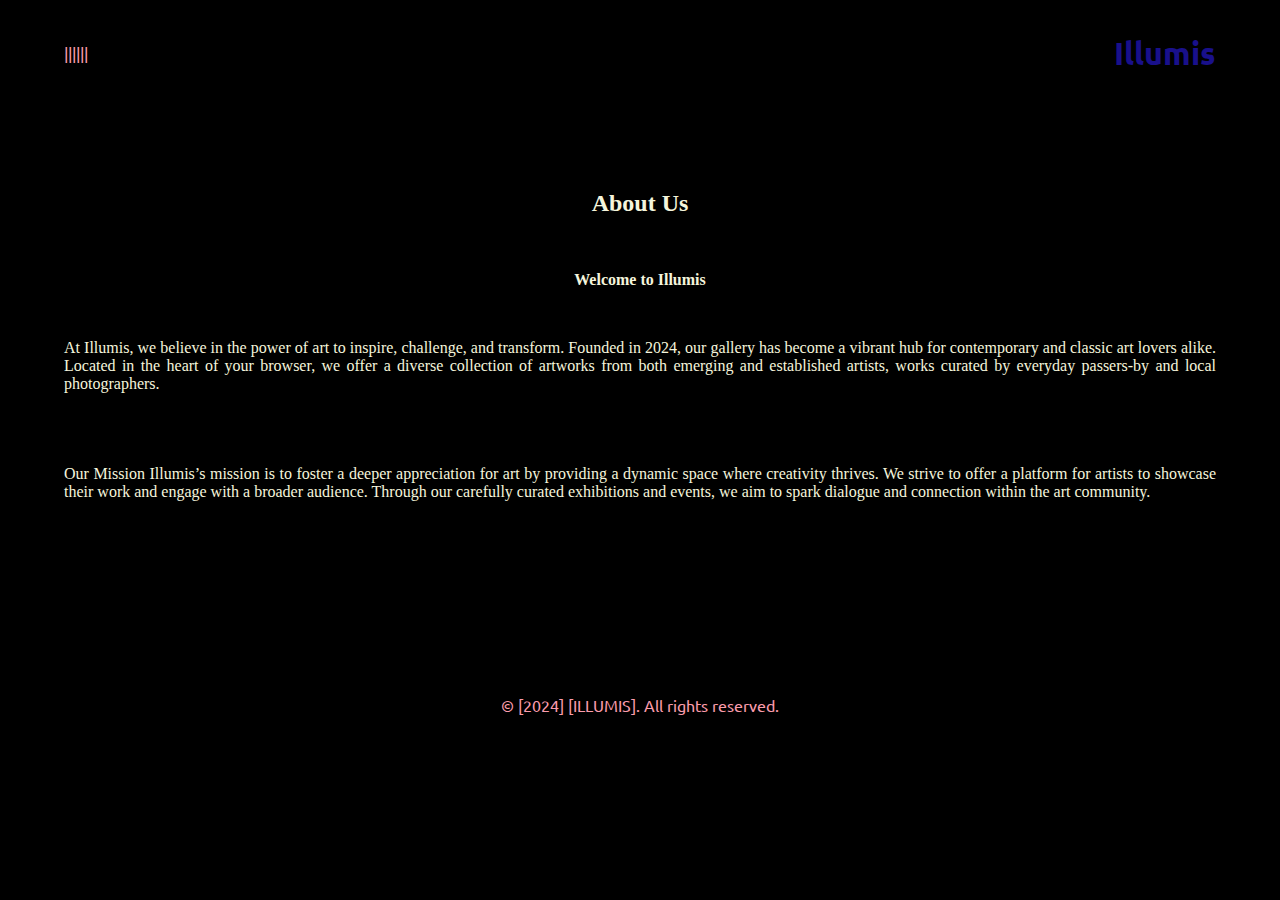
<file: aboutus.html>
<!DOCTYPE html>
<html lang="en">
<head>
    <meta charset="UTF-8">
    <meta name="viewport" content="width=device-width, initial-scale=1.0">
    <title>About Us - ILLUMIS</title>
    <link rel="stylesheet" href="aboutus.css">
    <link href="https://fonts.googleapis.com/css?family=Teko|Ubuntu|Alegreya" rel="stylesheet">
</head>
<body>
    <header>
        <nav>
            <a href="index.html"> |||||| </a>
        </nav>
        <h1>Illumis</h1>
    </header>
<br><br><br><br>
    <main>
        <section class="about-us">
            <h2>About Us</h2>
            <br>
            <p><strong>Welcome to Illumis</strong></p>
            <br>
            <p id="main">At Illumis, we believe in the power of art to inspire, challenge, and transform. Founded in 2024, our gallery has become a vibrant hub for contemporary and classic art lovers alike. Located in the heart of your browser, we offer a diverse collection of artworks from both emerging and established artists, works curated by everyday passers-by and local photographers.
                <br><br><br><br><br>
                Our Mission
                Illumis’s mission is to foster a deeper appreciation for art by providing a dynamic space where creativity thrives. We strive to offer a platform for artists to showcase their work and engage with a broader audience. Through our carefully curated exhibitions and events, we aim to spark dialogue and connection within the art community.
                </p>
            </section>
    </main>
<br><br><br><br><br><br><br><br><br>
    <footer id="bottom">
        <p>&copy; [2024] [ILLUMIS]. All rights reserved.</p>
    </footer>
</body>
</html>
</file>
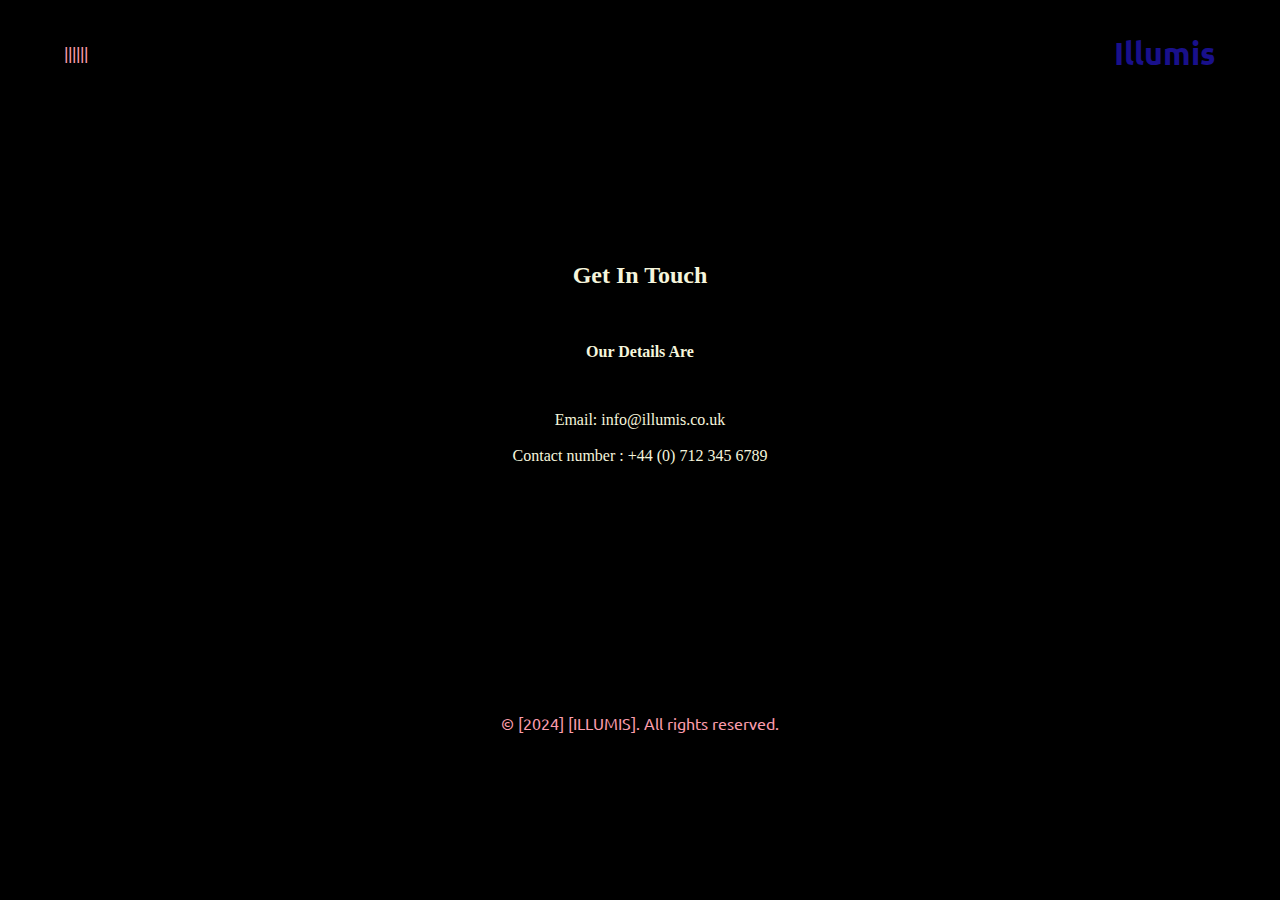
<file: contacts.html>
<!DOCTYPE html>
<html lang="en">
<head>
    <meta charset="UTF-8">
    <meta name="viewport" content="width=device-width, initial-scale=1.0">
    <title>Contacts - Illumis</title>
    <link rel="stylesheet" href="contacts.css">
    <link href="https://fonts.googleapis.com/css?family=Teko|Ubuntu|Alegreya" rel="stylesheet">
</head>
<body>
    <header>
        <nav>
            <a href="index.html"> |||||| </a>
        </nav>
        <h1>Illumis</h1>
    </header>
<br><br><br><br><br><br><br><br>
    <main>
        <section>
            <h2>Get In Touch</h2>
            <br>
            <p><strong>Our Details Are</strong></p><br>
            <p>Email: info@illumis.co.uk
                <br>
                <br>
            Contact number : +44 (0) 712 345 6789
            </p>
            </section>
    </main>
<br><br><br><br><br><br><br><br><br><br><br><br>
    <footer id="bottom">
        <p>&copy; [2024] [ILLUMIS]. All rights reserved.</p>
    </footer>
</body>
</html>
</file>
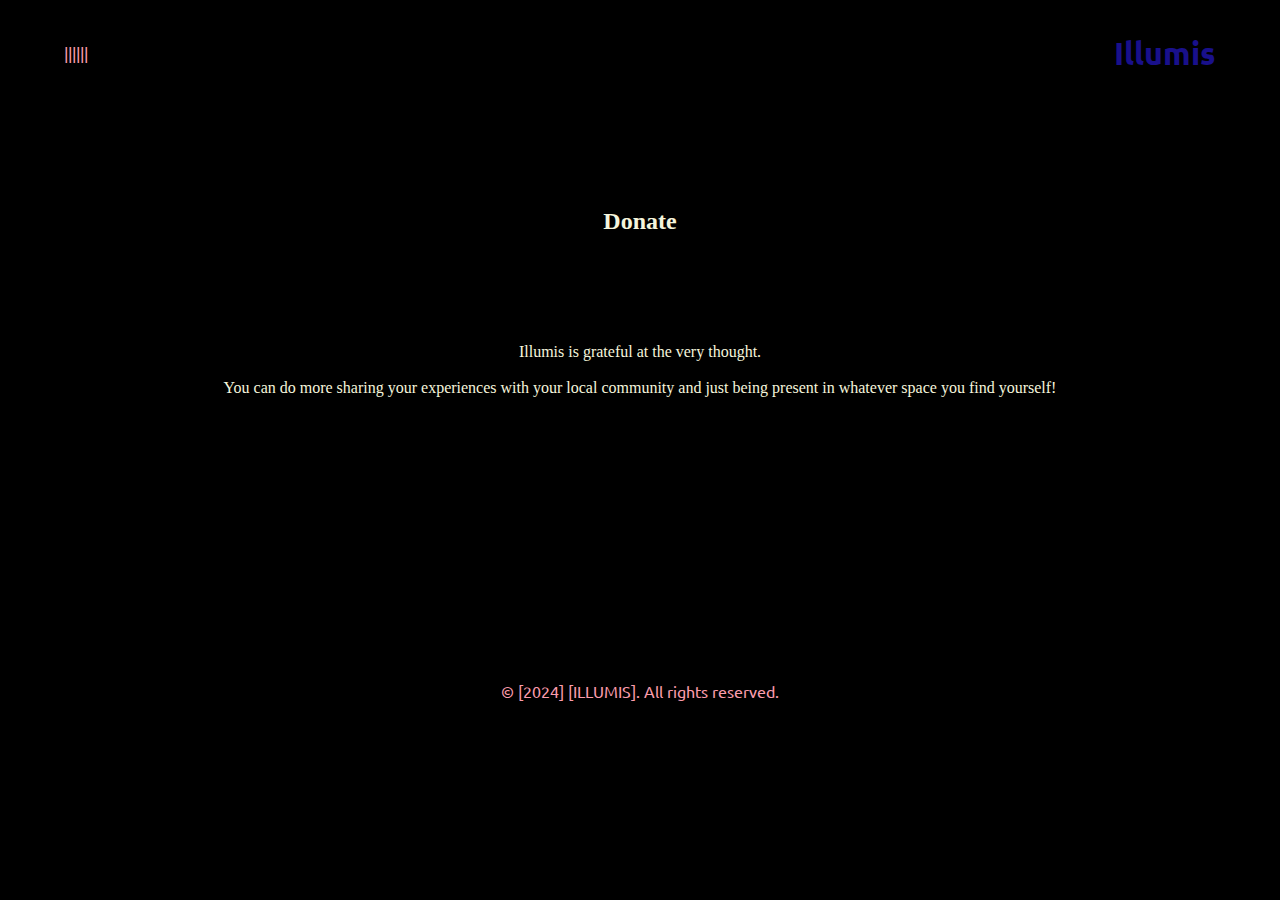
<file: donate.html>
<!DOCTYPE html>
<html lang="en">
<head>
    <meta charset="UTF-8">
    <meta name="viewport" content="width=device-width, initial-scale=1.0">
    <title>Donate - Illumis</title>
    <link rel="stylesheet" href="donate.css">
    <link href="https://fonts.googleapis.com/css?family=Teko|Ubuntu|Alegreya" rel="stylesheet">
</head>
<body>
    <header>
        <nav>
            <a href="index.html"> |||||| </a>
        </nav>
        <h1>Illumis</h1>
    </header>
<br><br><br><br><br>
    <main>
        <section>
            <h2>Donate</h2>
            <br><br><br><br>
            <p>Illumis is grateful at the very thought. 
            <br><br>
            You can do more sharing your experiences with your local community and just being present in whatever space you find yourself!
            </p>
            </section>
    </main>
<br><br><br><br><br><br><br><br><br><br><br><br><br><br>
    <footer id="bottom">
        <p>&copy; [2024] [ILLUMIS]. All rights reserved.</p>
    </footer>
</body>
</html>
</file>
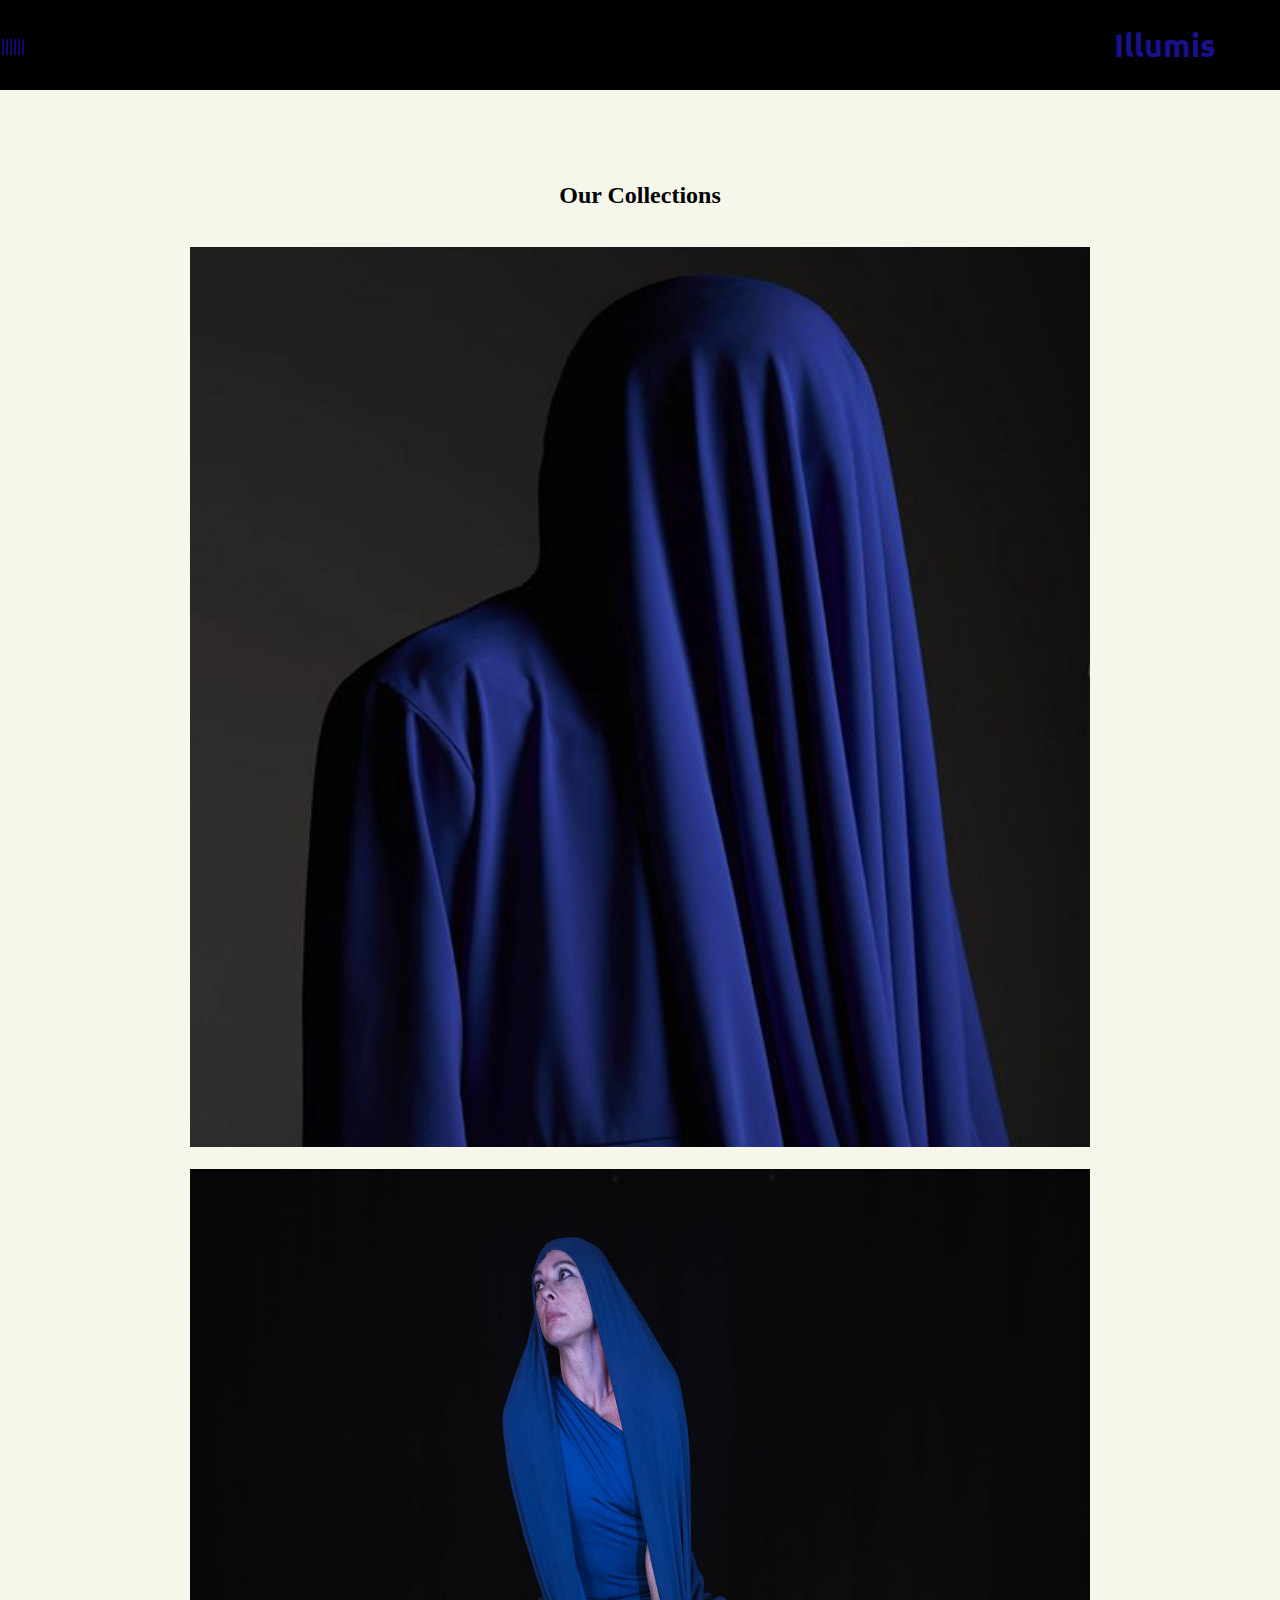
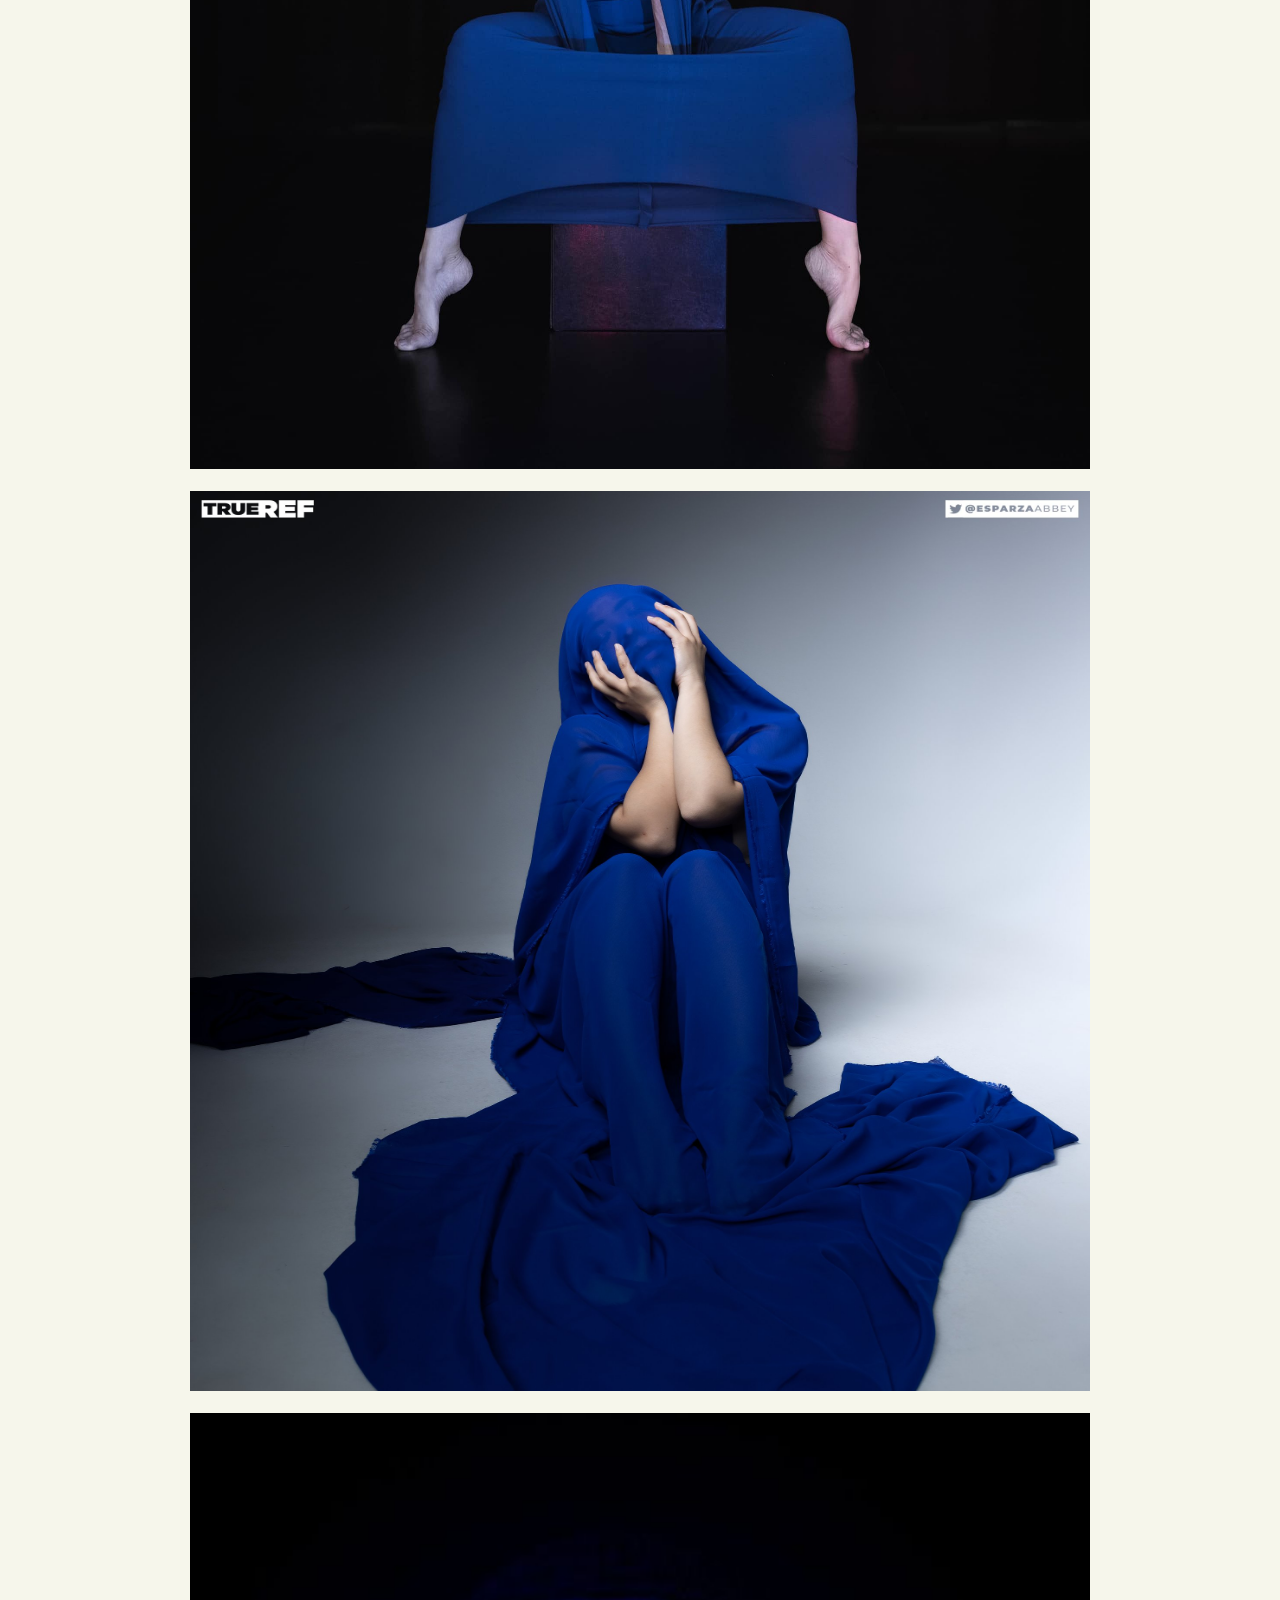
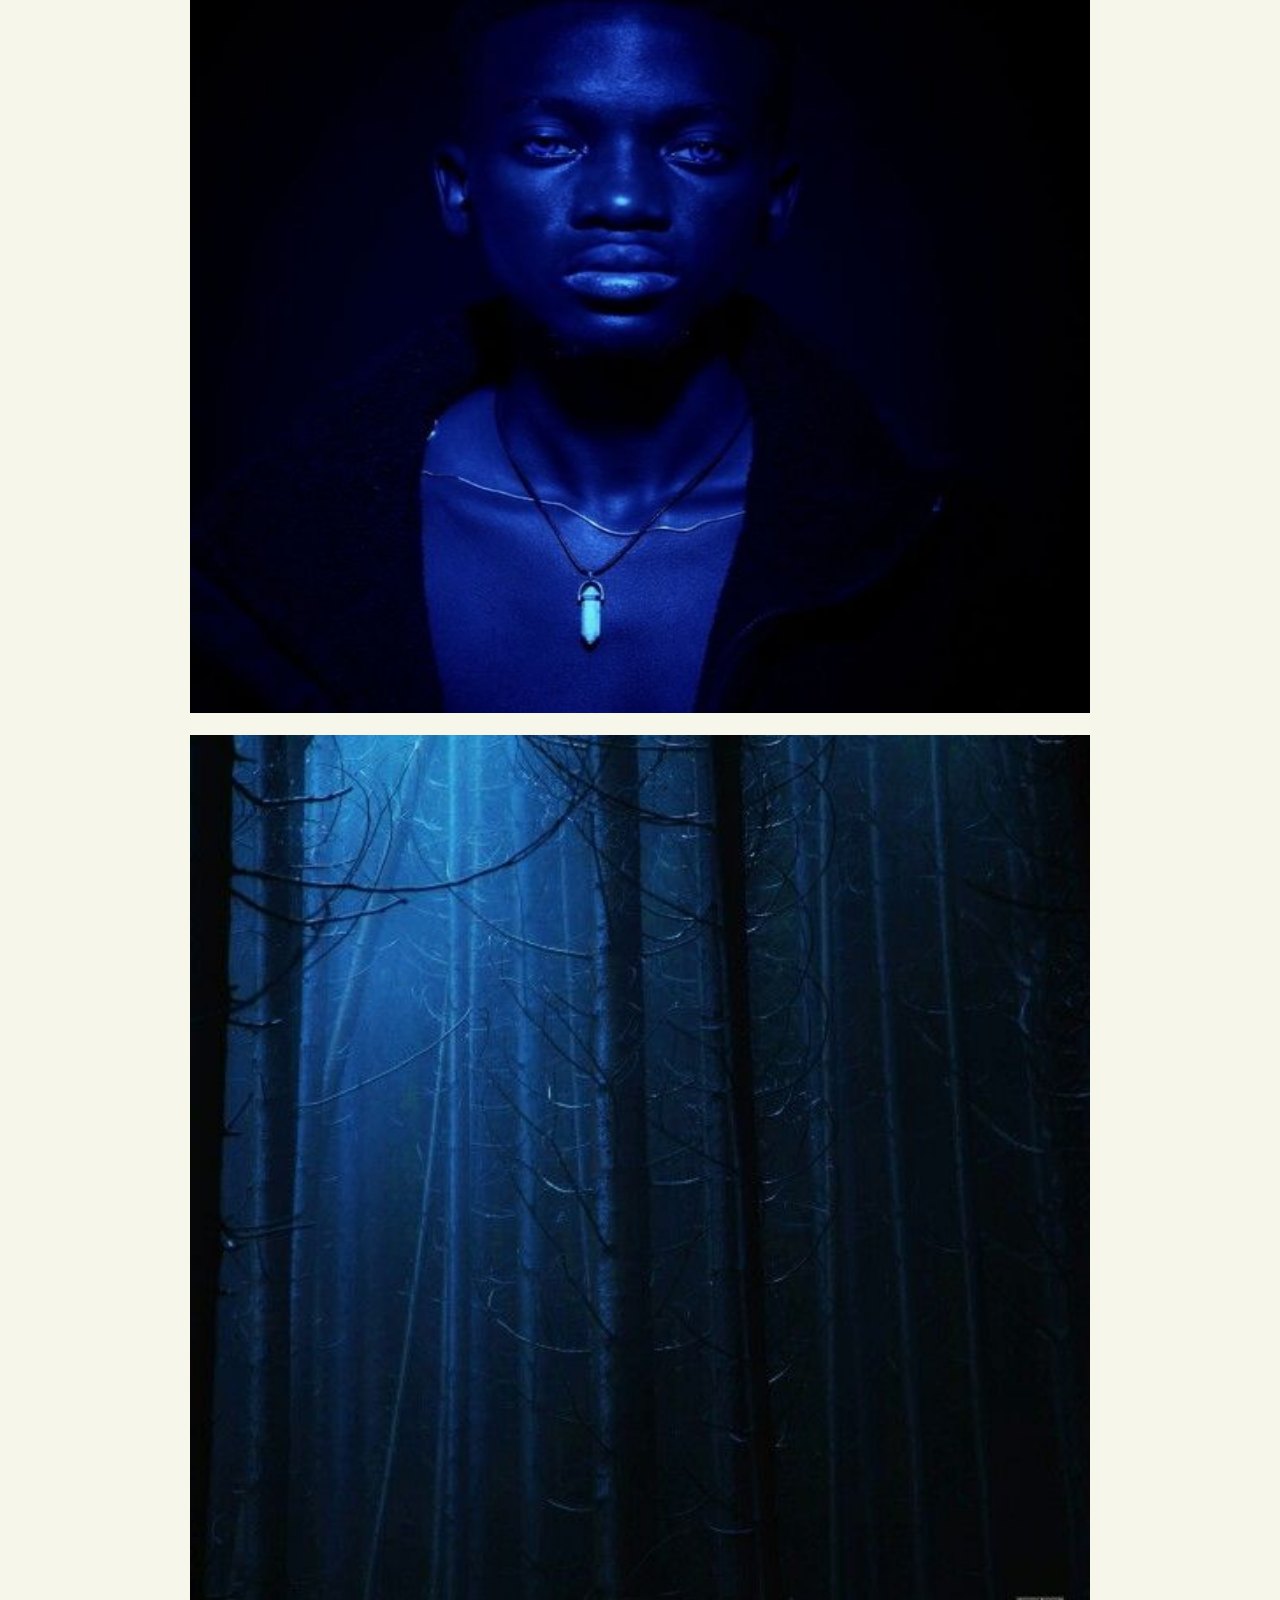
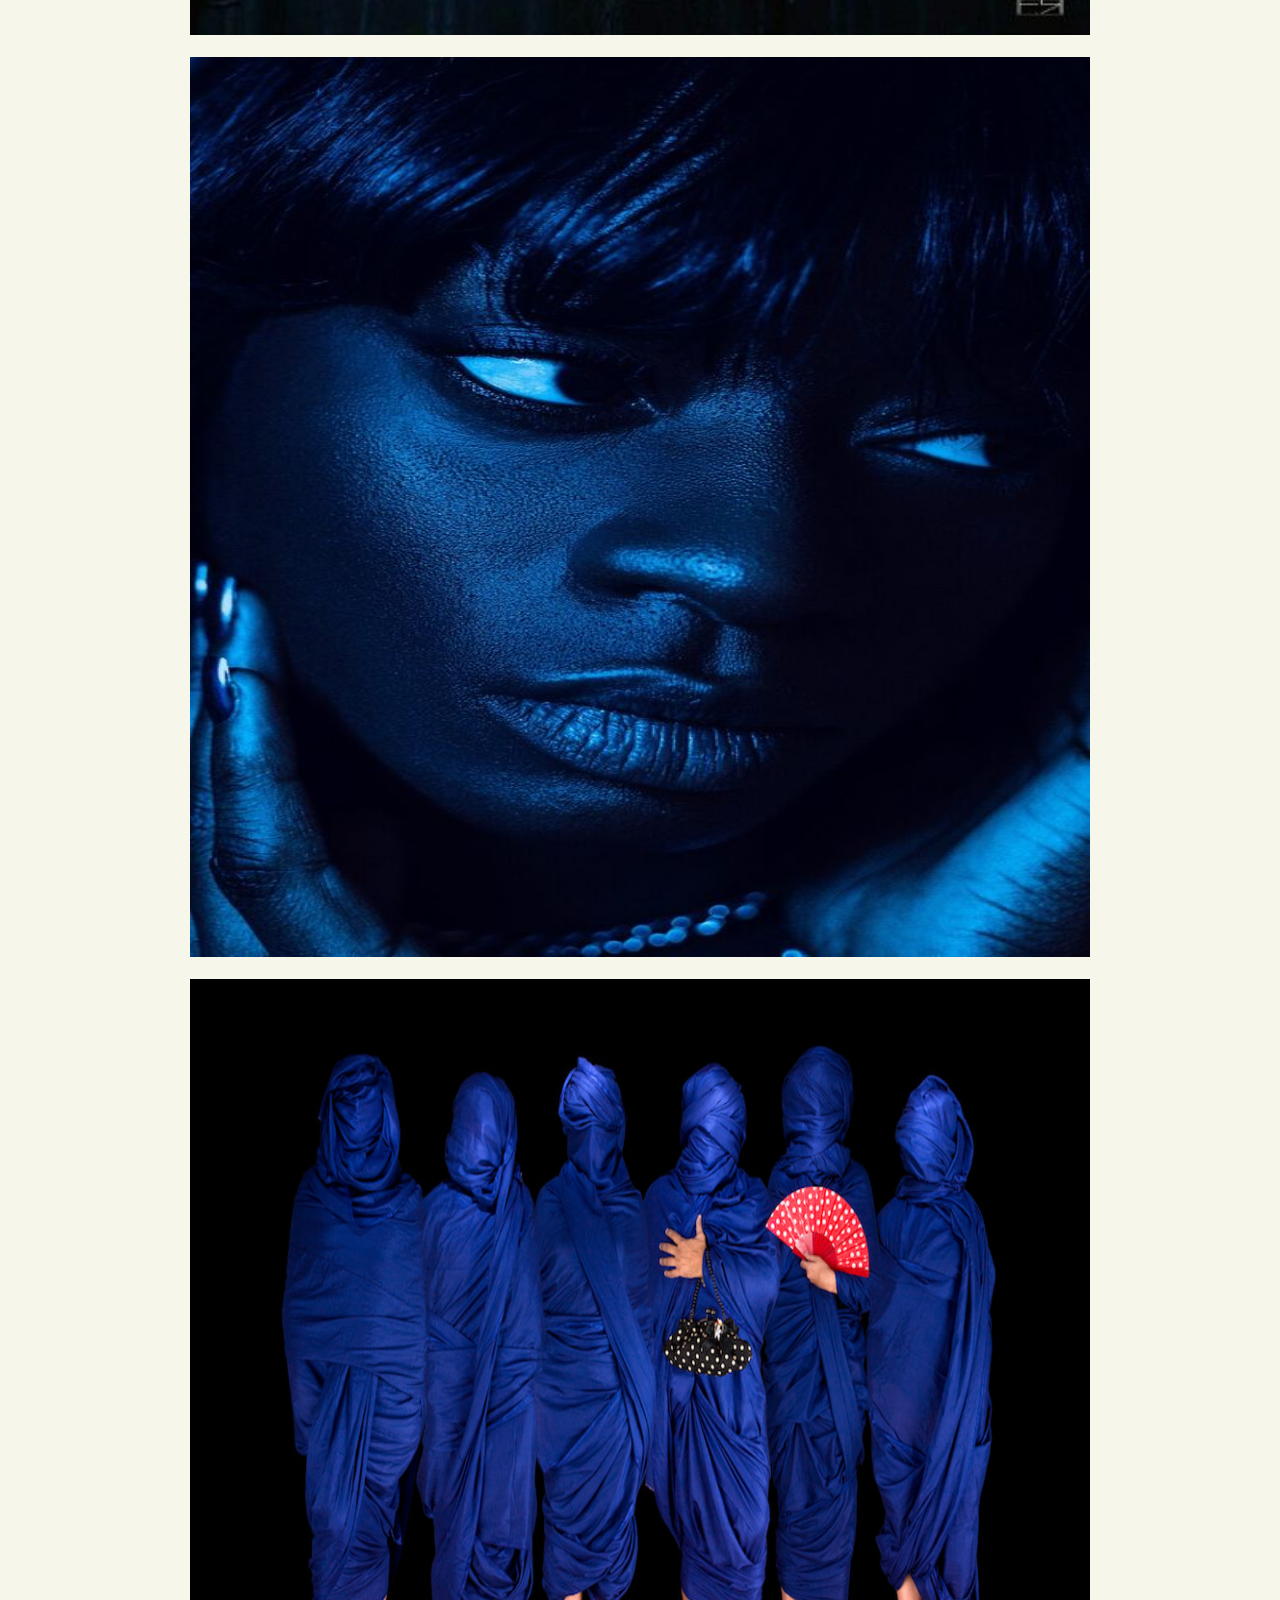
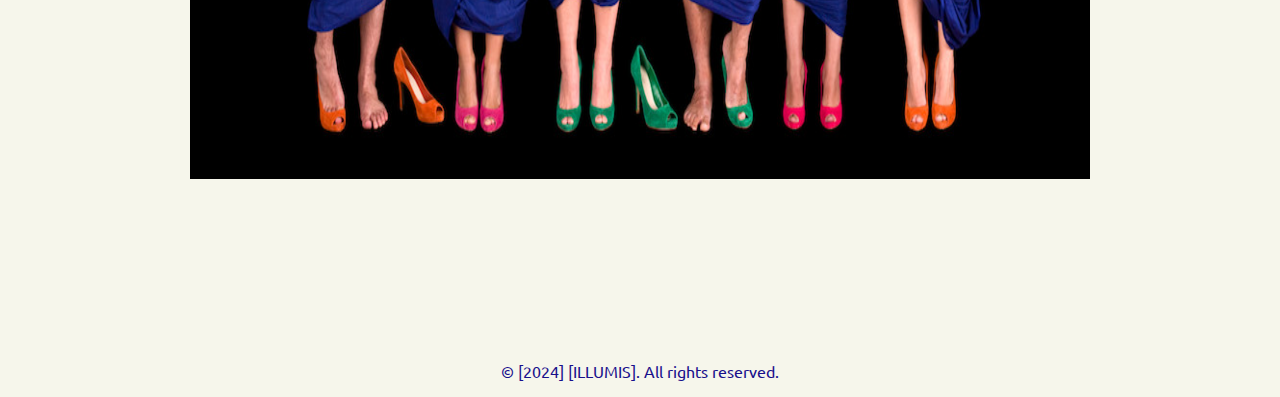
<file: home.html>
<!DOCTYPE html>
<html lang="en">
<head>
    <meta charset="UTF-8">
    <meta name="viewport" content="width=device-width, initial-scale=1.0">
    <title>Collections</title>
    <link rel="stylesheet" href="home.css">
    <link href="https://fonts.googleapis.com/css?family=Teko|Ubuntu|Alegreya" rel="stylesheet">
</head>
<body>
    <header>
        <nav>
            <a href="index.html" id="back">||||||</a>
        </nav>
        <h1>Illumis</h1>
    </header>
<br><br><br><br>
    <main>
        <section>
            <h2>Our Collections</h2>
            <br>
            <div class="pictures">
                <img src="picture3.jpg" alt="sheet over head" id="one">
            <br><br>
                <img src="pic5.jpg" alt="sheet over head" id="four">
            <br><br>
                <img src="picture4.jpg" alt="sheet over head" id="three">
            <br><br>
                <img src="pic7.jpg" alt="sheet over head" id="two">
            <br><br>
                <img src="pic6.jpg" alt="" id="five">
            <br><br>
                <img src="pic8.jpg" alt="" id="six">
            <br><br>
            <img src="Screenshot (75).png" alt="" id="seven">

            </div>
        </section>
    </main>
<br><br><br><br><br><br><br><br><br>
    <footer id="bottom">
        <p>&copy; [2024] [ILLUMIS]. All rights reserved.</p>
    </footer>
</body>
</html>
</file>
<file: aboutus.css>
body{
    background-color: black;
    font-family: 'Times New Roman', Times;
    color: beige;
    text-align: center;
    margin-left: 5%;
    margin-right: 5%;
}

body > header{
    height: 10vh; 
    display: flex; 
    align-items: center;
    justify-content: space-between;
    background-color: black;
    color: rgb(25, 16, 139);
    font-family: "ubuntu", "alegyra", 'Times New Roman', Times;
} 

body > header > nav > a {
    text-decoration: wavy;
    color: rgb(251, 156, 172);
}

#bottom {
    color: rgb(251, 156, 172);
    font-family: "ubuntu", "alegyra", 'Times New Roman', Times;
}

#main {
    text-align: justify;
}
</file>
<file: contacts.css>
body{
    background-color: black;
    font-family: 'Times New Roman', Times;
    color: beige;
    text-align: center;
    margin-left: 5%;
    margin-right: 5%;
}

body > header{
    height: 10vh; 
    display: flex; 
    align-items: center;
    justify-content: space-between;
    background-color: black;
    color: rgb(25, 16, 139);
    font-family: "ubuntu", "alegyra", 'Times New Roman', Times;
} 

body > header > nav > a {
    text-decoration: wavy;
    color: rgb(251, 156, 172);
}

#bottom {
    color: rgb(251, 156, 172);
    font-family: "ubuntu", "alegyra", 'Times New Roman', Times;
}
</file>
<file: donate.css>
body{
    background-color: black;
    font-family: 'Times New Roman', Times;
    color: beige;
    text-align: center;
    margin-left: 5%;
    margin-right: 5%;
}

body > header{
    height: 10vh; 
    display: flex; 
    align-items: center;
    justify-content: space-between;
    background-color: black;
    color: rgb(25, 16, 139);
    font-family: "ubuntu", "alegyra", 'Times New Roman', Times;
} 

body > header > nav > a {
    text-decoration: wavy;
    color: rgb(251, 156, 172);
}

#bottom {
    color: rgb(251, 156, 172);
    font-family: "ubuntu", "alegyra", 'Times New Roman', Times;
}
</file>
<file: home.css>
body{
    background-color: rgb(246, 246, 235);
    font-family: 'Times New Roman', Times;
    color:black;
    text-align: center;
    margin: 0%;
}

body > header{
    height: 10vh; 
    display: flex; 
    align-items: center;
    justify-content: space-between;
    background-color: black;
    color: rgb(25, 16, 139);
    font-family: "ubuntu", "alegyra", 'Times New Roman';} 

body > header > h1 {
    margin-right: 5%;
}


body > header > nav > a {
    text-decoration: wavy;
    color: rgb(25, 16, 139);
    margin-left: 5%;
    background-color: black;
}

#bottom {
    color: rgb(25, 16, 139);
    font-family: "ubuntu", "alegyra", 'Times New Roman', Times;
}

#one { 
    width: 900px;
    height: 900px;
    background-position: center;
}

#two{ 
    width: 900px;
    height: 900px;
    background-position: center;
}

#three{ 
    width: 900px;
    height: 900px;
    background-position: center;
}

#four{
    width: 900px;
    height: 900px;
    background-position: center;
}

#five { 
    width: 900px;
    height: 900px;
    background-position: center;
}

#six {
    width: 900px;
    height: 900px;
    background-position: center;
}

#seven{
    width: 900px;
    height: 800px;
    background-position: center;
}
</file>
